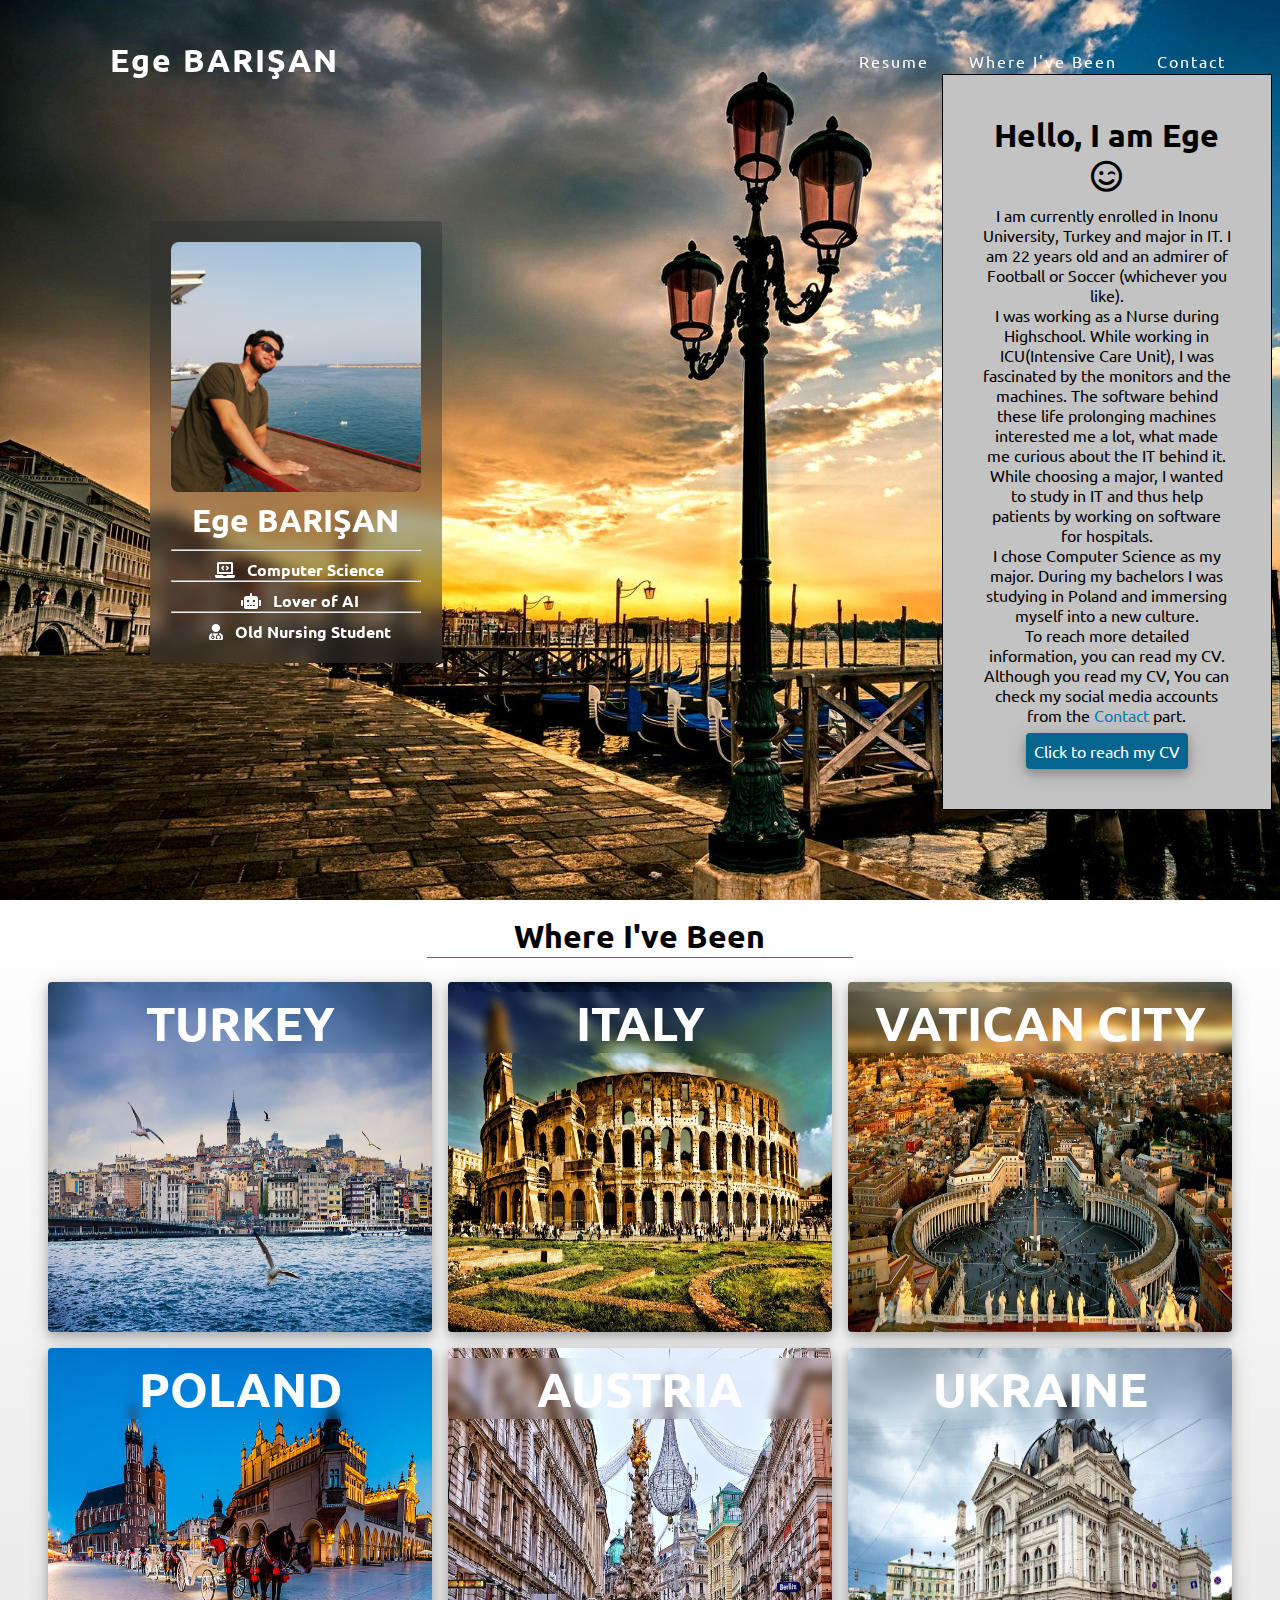
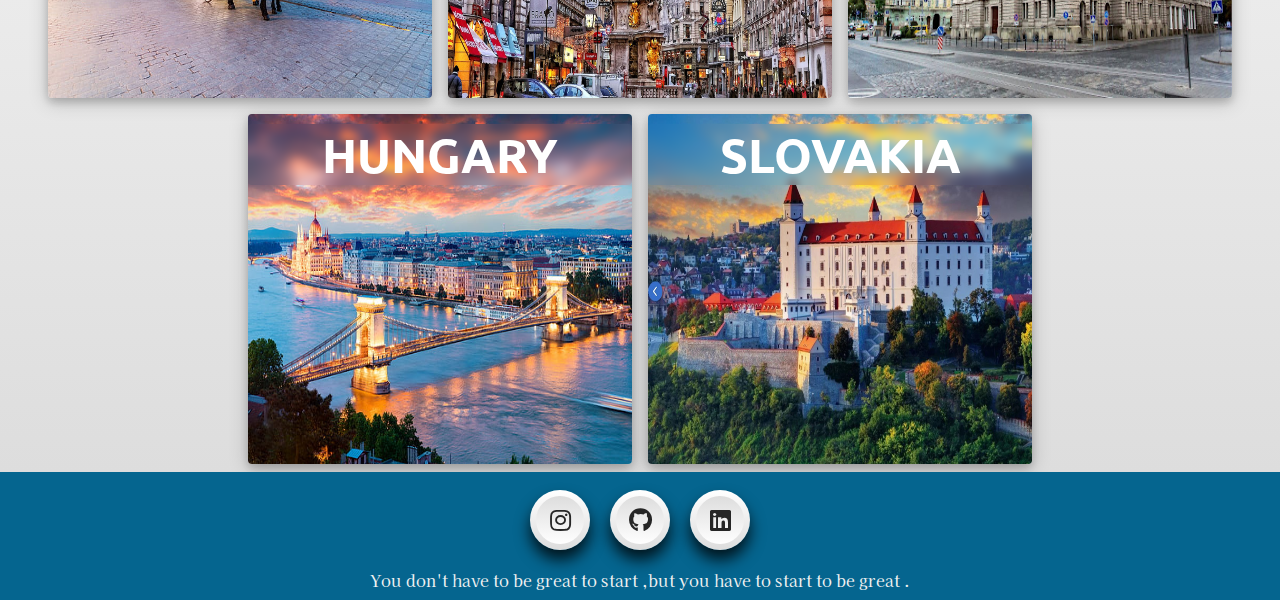
<file: index.html>
<!DOCTYPE html>
<html lang="en">
  <head>
    <meta charset="UTF-8" />
    <meta http-equiv="X-UA-Compatible" content="IE=edge" />
    <meta name="viewport" content="width=device-width, initial-scale=1.0" />
    <title>Ege Barışan</title>
    <link rel="icon" href="./images/svg2.png" />
    <!-- Style -->
    <link
      rel="stylesheet"
      href="https://cdnjs.cloudflare.com/ajax/libs/font-awesome/5.15.4/css/all.min.css"
    />
    <link rel="stylesheet" href="css/main.css" />
    <link
      rel="stylesheet"
      media="(max-width:768px)"
      href="css/main-mobile.css"
    />
    <link rel="stylesheet" media="(max-width:1100px)" href="css/tablet.css" />
  </head>

  <body>
    <header>
      <a href="#" class="logo">Ege BARIŞAN</a>
      <ul>
        <li><a href="resume.html" target="_blank">Resume</a></li>
        <li><a href="#whereIhavebeen">Where I've Been</a></li>
        <li><a href="#contact-footer-ege">Contact</a></li>
      </ul>
    </header>
    <div class="banner">
      <div id="mainPage" class="container">
        <div class="main-page-card">
          <!-- Sol Taraf -->
          <div class="photo-and-title">
            <img
              src="./images/person/IMG-20210807-WA0012.jpg"
              alt="Egenin resmi"
              width="250px"
              height="250px"
            />
            <div class="main-title">
              <h1>Ege BARIŞAN</h1>
              <hr />
            </div>
            <div class="aboutus">
              <i class="fas fa-laptop-code"></i>
              <b> Computer Science</b> <br />
              <hr />
              <i class="fas fa-robot"></i>
              <b>Lover of AI</b><br />
              <hr />
              <i class="fas fa-user-md"></i>
              <b>Old Nursing Student</b>
            </div>
          </div>
          <!-- sağ taraf -->
          <div class="introduction-text">
            <div
              class="back"
              style="
                background-color: #c3c3c3;
                padding: 2.5rem;
                border: 1px solid black;
              "
            >
              <h1>
                Hello, I am Ege
                <i class="far fa-smile-wink" style="color: #000"></i>
              </h1>
              <p>
                I am currently enrolled in Inonu University, Turkey and major in
                IT. I am 22 years old and an admirer of Football or Soccer
                (whichever you like).
              </p>

              <p>
                I was working as a Nurse during Highschool. While working in
                ICU(Intensive Care Unit), I was fascinated by the monitors and the machines. The
                software behind these life prolonging machines interested me a
                lot, what made me curious about the IT behind it. While
                choosing a major, I wanted to study in IT and thus help patients
                by working on software for hospitals.
              </p>
              <p>
                I chose Computer Science as my major. During my bachelors I was
                studying in Poland and immersing myself into a new culture.
              </p>
              <p>
                To reach more detailed information, you can read my CV.
              </p>
              <p>
                Although you read my CV, You can check my social media accounts
                from the
                <a class="go-contact" href="#contact-footer-ege">Contact</a>
                part.
              </p>
              <a class="resume-btn" href="resume.html" target="_blank">
                Click to reach my CV</a
              >
            </div>
          </div>
        </div>
      </div>
    </div>

    <!-- Homapage Sonu (banner) -->
    <div id="whereIhavebeen" class="where-been-main-container">
      <div class="where-been-title">
        <div class="titilci">
          <h1>Where I've Been</h1>
        </div>
      </div>
      <!-- Card Container -->
      <div id="#whereIhavebeen" class="where-been">
        <div class="country-card">
          <div class="country-title">
            <h1>TURKEY</h1>
          </div>
          <img
            src="./images/countries/istanbul.jpg"
            alt="Country"
            width="100%"
            height="100%"
          />
        </div>
        <div class="country-card">
          <span class="country-title">
            <h1>ITALY</h1>
          </span>
          <img
            src="./images/countries/Italy.jpg"
            alt="Country"
            width="100%"
            height="100%"
          />
        </div>
        <div class="country-card">
          <div class="country-title">
            <h1>VATICAN CITY</h1>
          </div>
          <img
            src="./images/countries/Vatican City.jpg"
            alt="Country"
            width="100%"
            height="100%"
          />
        </div>
        <div class="country-card">
          <div class="country-title">
            <h1>POLAND</h1>
          </div>
          <img
            src="./images/countries/poland.jpg"
            alt="Country"
            width="100%"
            height="100%"
          />
        </div>
        <div class="country-card">
          <div class="country-title">
            <h1>AUSTRIA</h1>
          </div>
          <img
            src="./images/countries/Austria.jpg"
            alt="Country"
            width="100%"
            height="100%"
          />
        </div>
        <div class="country-card">
          <div class="country-title">
            <h1>UKRAINE</h1>
          </div>
          <img
            src="./images/countries/Lviv.jpg"
            alt="Country"
            width="100%"
            height="100%"
          />
        </div>
        <div class="country-card">
          <div class="country-title">
            <h1>HUNGARY</h1>
          </div>
          <img
            src="./images/countries/Hungary.jpg"
            alt="Country"
            width="100%"
            height="100%"
          />
        </div>
        <div class="country-card">
          <div class="country-title">
            <h1>SLOVAKIA</h1>
          </div>
          <img
            src="./images/countries/Slovakia.jpg"
            alt="Country"
            width="100%"
            height="100%"
          />
        </div>
      </div>
    </div>

    <footer id="contact">
      <div id="contact-footer-ege" class="contact-footer">
        <ul>
          <li>
            <a
              href="https://www.instagram.com/eege_brsn/?hl=tr"
              target="_blank"
            >
              <i class="fab fa-instagram" aria-hidden="true"> </i
            ></a>
          </li>
          <li>
            <a href="https://github.com/healtherengineer" target="_blank">
              <i class="fab fa-github" aria-hidden="true"> </i
            ></a>
          </li>
          <li>
            <a
              href="https://www.linkedin.com/in/ege-bari%C5%9Fan-10a584185/"
              target="_blank"
            >
              <i class="fab fa-linkedin" aria-hidden="true"> </i
            ></a>
          </li>
        </ul>
      </div>

      <p class="quote">
        You don't have to be great to start ,but you have to start to be great .
      </p>
    </footer>

    <!-- Javascript -->
    <script src="./js/app.js"></script>
  </body>
</html>
</file>
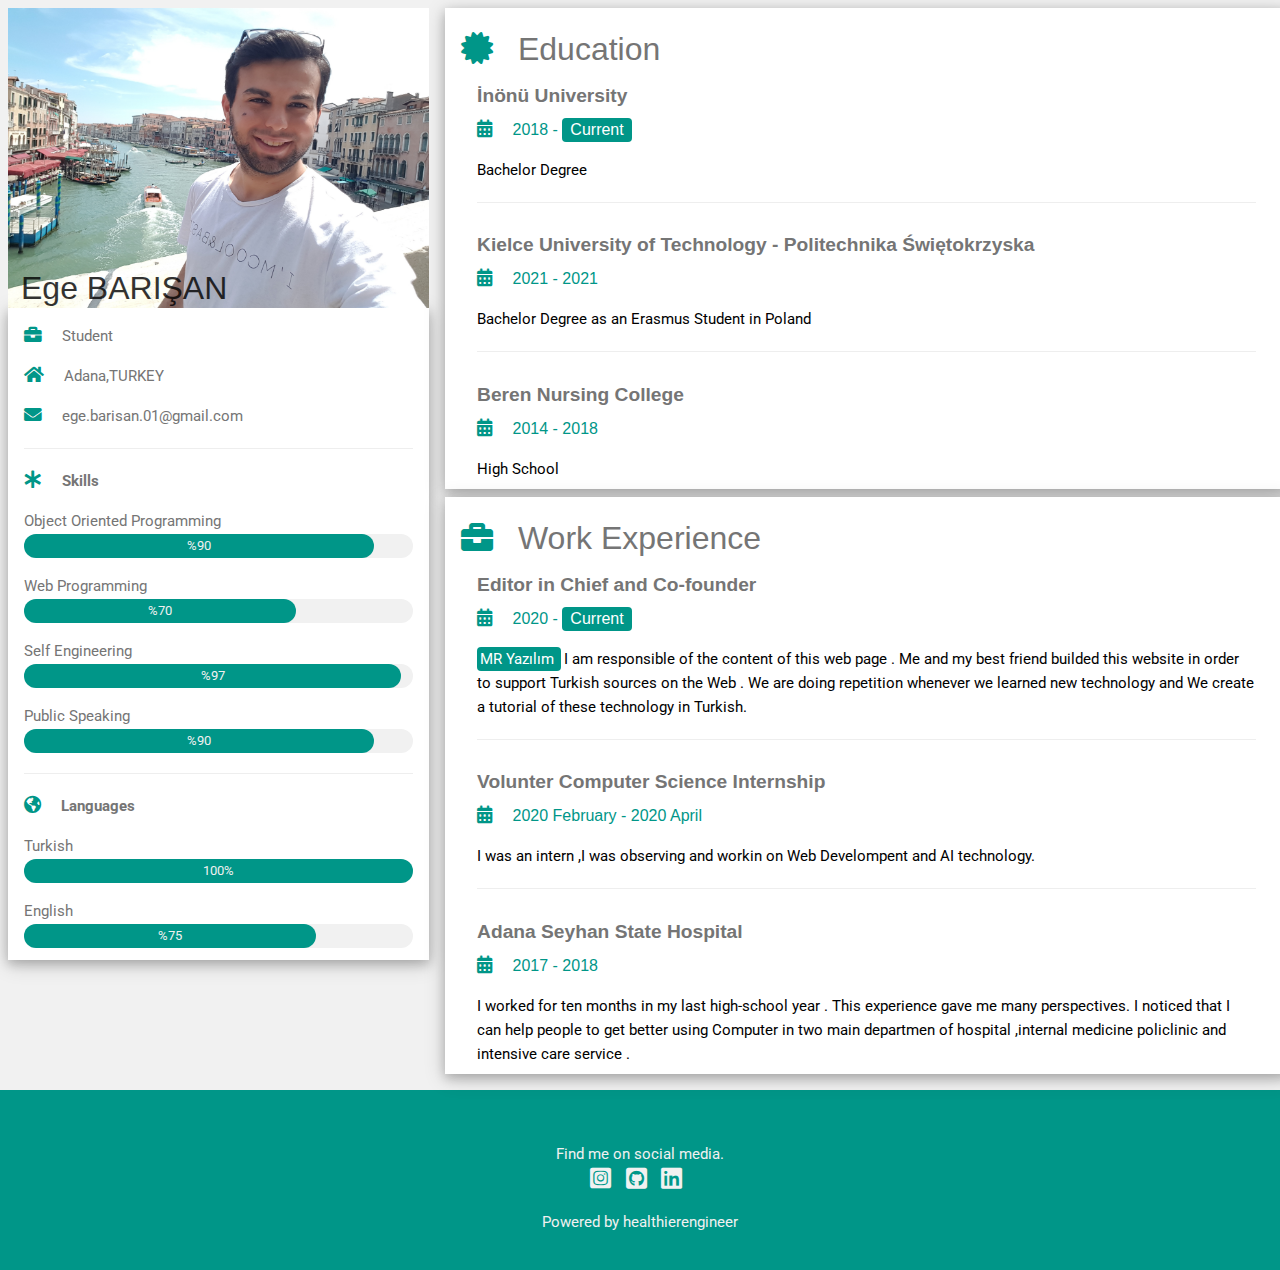
<file: resume.html>
<!DOCTYPE html>
<html lang="en">

<head>
    <meta charset="UTF-8">
    <meta http-equiv="X-UA-Compatible" content="IE=edge">
    <meta name="viewport" content="width=device-width, initial-scale=1.0">
    <title>Resume</title>
    <link rel="icon" href="./images/imgresume.png">

    <!-- Style -->
    <link rel='stylesheet' href='https://fonts.googleapis.com/css?family=Roboto'>
    <link rel="stylesheet" href="https://cdnjs.cloudflare.com/ajax/libs/font-awesome/5.15.4/css/all.min.css">
    <link rel="stylesheet" href="./css/resume.css">
    <link rel="stylesheet" media="(max-width:762px)" href="./css/mobile.css">
</head>

<body>
    <div class="biggest-container">
        <!-- Dikey container 'ın başlangıcı -->
        <div class="information-box">
            <!-- Resim koyma yeri -->
            <div class="image-box">
                <img src="./images/500x335.jpg" alt="Personal Photo" style="width: 100%; height: 100%;">
                <span>
                    <h2> Ege BARIŞAN</h2>
                </span>
            </div>
            <!-- Bigiler kısmı -->
            <div class="general-information-container">


                <p>
                    <i class="fa fa-briefcase"></i>
                    Student
                </p>
                <p>
                    <i class="fa fa-home"></i>
                    Adana,TURKEY
                </p>
                <p>
                    <i class="fa fa-envelope"></i>
                    ege.barisan.01@gmail.com
                </p>
               

                <hr>
                <!-- Skills -->
                <p>
                    <i class="fa fa-asterisk"></i>
                    <b>Skills</b>
                </p>

                <p>
                    Object Oriented Programming
                </p>
                <div class="loading-frame">
                    <div class="loading-in" style="width: 90%;"> %90</div>
                </div>

                <p>
                    Web Programming
                </p>
                <div class="loading-frame">
                    <div class="loading-in" style="width: 70%;"> %70</div>
                </div>

                <p>
                    Self Engineering
                </p>
                <div class="loading-frame">
                    <div class="loading-in" style="width: 97%;">%97</div>
                </div>

                <p>
                    Public Speaking
                </p>
                <div class="loading-frame">
                    <div class="loading-in" style="width: 90%;">%90</div>
                </div>
                <hr>

                <!-- Languages -->
                <p>
                    <i class="fas fa-globe-americas"></i>
                    <b>Languages</b>
                </p>
                <p>
                    Turkish
                </p>
                <div class="loading-frame">
                    <div class="loading-in" style="width: 100%;">100%</div>
                </div>
                <p>
                    English
                </p>
                <div class="loading-frame">
                    <div class="loading-in" style="width: 75%;">%75</div>
                </div>
                <!-- Alt Boşluk -->
                <div style="height: 12px;"></div>

            </div>


        </div>

        <!-- Education Experience Lisans Sertifika 3 lüsünün kapsayıcısı -->
        <div class="third" style="display: flex; flex-direction: column;">
            <!-- Education -->
            <div class="general-container">
                <h2><i class="fa fa-certificate"></i>
                    Education
                </h2>
                <div class="school-date-exp">
                    <h5>
                        <b>İnönü University</b>
                    </h5>
                    <h6>
                        <i class="fas fa-calendar-alt"></i>
                        2018 - <span class="current">Current</span>
                    </h6>
                    <p>
                        Bachelor Degree
                    </p>
                    <hr>
                </div>
                <div class="school-date-exp">
                    <h5>
                        <b>Kielce University of Technology - Politechnika Świętokrzyska</b>
                    </h5>
                    <h6>
                        <i class="fas fa-calendar-alt"></i>
                        2021 - 2021
                    </h6>
                    <p>
                        Bachelor Degree as an Erasmus Student in Poland
                    </p>
                    <hr>
                </div>
                <div class="school-date-exp">
                    <h5>
                        <b>Beren Nursing College </b>
                    </h5>
                    <h6>
                        <i class="fas fa-calendar-alt"></i>
                        2014 - 2018
                    </h6>
                    <p>
                        High School
                    </p>

                </div>

            </div>

            <!-- Work Experience -->
            <div class="general-container">
                <h2><i class="fas fa-briefcase"></i>
                    Work Experience
                </h2>
                <div class="school-date-exp">
                    <h5>
                        <b>Editor in Chief and Co-founder</b>
                    </h5>
                    <h6>
                        <i class="fas fa-calendar-alt"></i>
                        2020 - <span class="current">Current</span>
                    </h6>
                    <p>
                        <a href="https://www.mryazilim.net/index.php" target="_blank"> MR Yazılım </a>
                        I am responsible of the content of this web page . Me and my best friend builded this website in
                        order to support
                        Turkish sources on the Web . We are doing repetition whenever we learned new technology and We
                        create a tutorial of these technology in Turkish.
                    </p>
                    <hr>
                </div>
                <div class="school-date-exp">
                    <h5>
                        <b>Volunter Computer Science Internship</b>
                    </h5>
                    <h6>
                        <i class="fas fa-calendar-alt"></i>
                        2020 February - 2020 April
                    </h6>
                    <p>
                        I was an intern ,I was observing and workin on Web Develompent and AI technology.
                    </p>
                    <hr>
                </div>
                <div class="school-date-exp">
                    <h5>
                        <b>Adana Seyhan State Hospital </b>
                    </h5>
                    <h6>
                        <i class="fas fa-calendar-alt"></i>
                        2017 - 2018
                    </h6>
                    <p>
                        I worked for ten months in my last high-school year . This experience gave me many perspectives.
                        I noticed that I can help people to get better using Computer in two main departmen of hospital ,internal medicine policlinic and
                        intensive care service .
                    </p>

                </div>

            </div>
        </div>

    </div>

    <footer id="footer">
        <p>Find me on social media.</p>
        <div class="social-media">
            <a href="https://www.instagram.com/eege_brsn/?hl=tr" target="_blank"> <i class="fab fa-instagram-square">
                </i></a>
            <a href="https://github.com/healtherengineer" target="_blank"><i class="fab fa-github-square"></i></a>
            <a href="https://www.linkedin.com/in/ege-bari%C5%9Fan-10a584185/" target="_blank"> <i
                    class="fab fa-linkedin"></i></a>
        </div>

        <p>Powered by healthierengineer</p>
    </footer>

</body>

</html>
</file>
<file: css/main.css>
@import url("https://fonts.googleapis.com/css2?family=Ubuntu:wght@300&display=swap");
@import url("https://fonts.googleapis.com/css2?family=Kaisei+HarunoUmi&display=swap");

* {
  margin: 0;
  padding: 0;
  box-sizing: border-box;
  font-family: "Ubuntu", sans-serif;
}
body {
  min-height: 200vh;
}
header {
  position: fixed;
  top: 0px;
  left: 0px;
  width: 100%;
  display: flex;
  justify-content: space-between;
  align-items: center;
  transition: 0.6s;
  padding: 40px 10px;
  z-index: 10000;
}
header.sticky {
  padding: 5px 100px;
  background: #fff;
  box-shadow: 0 3px 10px rgb(0 0 0 / 0.2);
}
header .logo {
  position: relative;
  font-weight: 700;
  color: #fff;
  text-decoration: none;
  font-size: 2rem;
  letter-spacing: 2px;
  margin-left: 100px;
  transition: 0.6s;
}

header ul {
  position: relative;
  display: flex;
  justify-content: center;
  align-items: center;
  padding-right: 1.5rem;
}
header ul li {
  position: relative;
  list-style: none;
}
header ul li a {
  position: relative;
  margin: 0 15px;
  text-decoration: none;
  color: #fff;
  letter-spacing: 2px;
  font-size: 1rem;

  padding: 5px;
  transition: 0.6s;
}
header ul li a:hover {
  opacity: 0.4;
}
.banner {
  position: relative;
  width: 100%;
  min-height: 100vh;
  background: url("../images/Venice-Backgrounds/sunset-in-venice-1080P-wallpaper.jpg");
  background-size: cover;
  display: flex;

  flex-direction: column;
  justify-content: center;
  align-items: center;
  text-align: center;
  margin-bottom: 1rem;
}
header.sticky ul li a,
header.sticky .logo {
  color: black;
  font-weight: 500px;
}
.container {
  max-width: 100%;
  display: flex;
  flex-direction: column;
  justify-content: space-evenly;
  align-items: center;
  text-align: center;
}
.main-page-card {
  display: flex;
  justify-content: space-between;
  align-items: center;
  margin-right: 0.5rem;
  margin-bottom: 1rem;
}
.photo-and-title {
  color: #fff;
  display: flex;
  flex-direction: column;
  margin-left: 150px;
margin-right: 500px;
  background-color: rgba(44, 44, 44, 0.4);
  padding: 1.3rem;
  backdrop-filter: blur(8px);
  border-radius: 4px;
}

.main-title h1 {
  margin-bottom: 0.5rem;
}
.photo-and-title img {
  border-radius: 0.5rem;
  max-width: 350px;
  object-fit: cover;
  object-position: 0% 0%;
  margin-bottom: 0.5rem;
}
.aboutus {
  position: relative;
  left: 0;
}
.aboutus i {
  margin: 0px 0.5rem;
}
hr {
  margin-bottom: 0.5rem;
}

.introduction-text .back h1 {
  margin-bottom: 0.5rem;
}
.country-card {
  max-width: 30%;
  height: 350px;
  border-radius: 4px;
  position: relative;
  display: flex;
  flex-direction: column;
  align-items: center;
  justify-content: center;
  margin: 0.5rem;
  box-shadow: 0 4px 10px 0 rgb(0 0 0 / 20%), 0 4px 20px 0 rgb(0 0 0 / 19%);
}
.country-card:hover {
  filter: grayscale(100%);
  backdrop-filter: blur(8px);
}
.country-card img {
  border-radius: 4px;
}
.where-been-main-container {
  max-width: 100%;
  display: flex;
  flex-direction: column;
  justify-content: center;
  background: linear-gradient(0deg, #ddd, #fff);
}
.where-been {
  max-width: 1400px;
  margin: 0px auto;

  display: flex;
  flex-wrap: wrap;
  justify-content: center;

  text-align: center;
  position: relative;
}
.country-title {
  position: absolute;
  top: 10px;
  right: 0px;
  font-size: 1.5rem;
  backdrop-filter: blur(5px);
  color: #fff;
  width: 100%;
  border-radius: 4px;
}
.where-been-title {
  text-align: center;
  margin-bottom: 0.5rem;

  display: flex;
  justify-content: center;
  align-items: center;
  padding-bottom: 0.5rem;
}

.titilci {
  width: 33.3%;
  border-bottom: 1px solid #009688;
}
/* ul
 */

.contact-footer {
  max-width: 100%;
  padding: 3rem;
  position: relative;
  background-color: #05658f;
  display: flex;
  flex-direction: column;
  justify-content: center;
  align-items: center;
}
.quote {
  background-color: #05658f;
  display: flex;
  flex-direction: column;
  justify-content: center;
  align-items: center;
  font-size: 1rem;
  color: #f2f2f2;
  padding-bottom: 0.5rem;
  font-family: "Kaisei HarunoUmi", serif;
}

.contact-footer ul {
  position: absolute;
  top: 50%;
  left: 50%;
  transform: translate(-50%, -50%);
  margin: 0;
  padding: 0;
  display: flex;
}

.contact-footer ul li {
  list-style: none;
}

.contact-footer ul li a {
  position: relative;
  width: 60px;
  height: 60px;
  /* display block yapınca width height verdik ve kare görünüm elde ettik. */
  display: block;
  text-align: center;
  margin: 0 10px;
  border-radius: 50%;
  padding: 6px;
  box-sizing: border-box;
  text-decoration: none;
  box-shadow: 0 10px 15px rgba(0, 0, 0, 0.8);
  background: linear-gradient(0deg, #ddd, #fff);
  transition: 0.5s;
}

.contact-footer ul li a:hover {
  box-shadow: 0 2px 5px rgba(0, 0, 0, 0.3);
  margin: 0px;
}

.contact-footer ul li a .fab {
  width: 100%;
  height: 100%;
  display: block;
  background: linear-gradient(0deg, #fff, #ddd);
  border-radius: 50%;
  line-height: calc(60px - 12px);
  font-size: 24px;
  color: #262626;
  transition: 0.5s;
}

.contact-footer ul li:nth-child(1) a:hover .fab {
  color: #e4405f;
}

.contact-footer ul li:nth-child(2) a:hover .fab {
  color: #000;
}

.contact-footer ul li:nth-child(3) a:hover .fab {
  color: #007bb6;
}

.resume-btn{
  
  text-decoration: none;
  margin-top: 0.5rem;
  padding: 0.5rem;
  display: inline-block;
  background-color: #05658f;
  color: #fff;
  border-radius: 4px;
  box-shadow: 0 4px 10px 0 rgb(0 0 0 / 20%), 0 4px 20px 0 rgb(0 0 0 / 19%);

}
.resume-btn:hover{
  color: #05658f;
  background-color: #fff;
}
.go-contact{
  text-decoration: none;
  color: #007bb6;
}
</file>
<file: css/main-mobile.css>
.main-page-card{
    flex-direction: column;
    justify-content: center;
    align-items: center;
    width: 100%
}
header{
    padding: 5px 10px;
    background: #fff;
    box-shadow: 0 3px 10px rgb(0 0 0 / 0.2);
    flex-direction: column;

}

header .logo{
    margin:0 ;
    margin-bottom: 0.5rem;
}
header ul li a, header .logo{
    color: black;
    font-weight: 500px;
}
.photo-and-title{
    margin: 0;
    margin-top: 100px;
    margin-bottom: 0.5rem;
    text-align: center;
}
.country-card{
    max-width: 100%;
}
.where-been{
    margin: 0px auto;
}
.biggest-container{
    flex-direction: column;
}
.information-box{
    width: 100%;
}
.third{
    width: 100%;
}
.introduction-text{
    margin-right: 0px;
}
.main-page-card{
    margin: 0px;
}
.resume-btn{
    width: 100%;
}
</file>
<file: css/tablet.css>
.where-been{
    margin: 0px auto;
}
.main-page-card{
    flex-direction: column;
    justify-content: center;
    align-items: center;
    width: 100%
}
header{
    padding: 5px 10px;
    background: #fff;
    box-shadow: 0 3px 10px rgb(0 0 0 / 0.2);
    flex-direction: column;

}

header .logo{
    margin:0 ;
    margin-bottom: 0.5rem;
}
header ul li a, header .logo{
    color: black;
    font-weight: 500px;
}
.photo-and-title{
    margin: 0;
    margin-top: 100px;
    margin-bottom: 0.5rem;
    text-align: center;
}
.resume-btn{
    width: 100%;
}
</file>
<file: css/resume.css>
*{
    margin: 0px;
    padding: 0px;
    box-sizing: border-box;

}
body{
    color: #000!important;
    background-color: #f1f1f1;
    font-size: 15px;
    line-height: 1.5rem;
    font-family: "Roboto", sans-serif;
}
.biggest-container{
    max-width: 1400px;
    margin: 0.5rem auto;
    display: flex;
    
}

.information-box{
    width: 33.3%;
    margin: 0.5rem;
    margin-top: 0;
}

.image-box{
   max-width: 100%;
    height: 300px;
    position: relative;
}
.image-box span{
    position: absolute;
            bottom: -7px;
            left: 8px;
            display: inline-block;
            font-weight: 400;
           font-size: 0.7rem;
           opacity: 0.8;
            color: #000;
            padding: 5px;
            text-align: center;
            z-index: 1;
}
.general-information-container{
    padding: 0.01rem 16px;
    color: #757575!important;
    background-color: #fff;
    box-shadow: 0 3px 30px rgb(0 0 0 / 0.2);
    margin-bottom: 0.5rem;
    box-shadow: 0 4px 10px 0 rgb(0 0 0 / 20%), 0 4px 20px 0 rgb(0 0 0 / 19%);
}
.general-container{
    padding: 0.5rem 16px;
    color: #757575!important;
    background-color: #fff;
    box-shadow: 0 3px 30px rgb(0 0 0 / 0.2);
    margin: 0.5rem;
    margin-top: 0;
    width: 100%;
  
    box-shadow: 0 4px 10px 0 rgb(0 0 0 / 20%), 0 4px 20px 0 rgb(0 0 0 / 19%);
}

p{
    margin-top: 1rem;
}

i{
  font-size: 1.1rem;
 color: #009688;
 margin-right: 16px;
}
span h2{
    font-weight: 300;
    font-size: 2rem;
}
hr {
    border: 0;
    border-top: 1px solid #eee;
    margin: 20px 0;
    box-sizing: content-box;
    height: 0;
    overflow: visible;
}
.loading-frame{
    background-color: #f1f1f1!important;
    border-radius: 1rem;
   
    display: inline-block;
    width: 100%;
    font-size: 0.8rem;
}
.loading-in{
    background-color: #009688!important;
    text-align: center;
    display: inline-block;
    color: #f1f1f1;
    border-radius: inherit;
    
}

.third{
    display: flex;
    flex-direction: column;
    width: 66.66%
    
}

h1, h2, h3, h4, h5, h6 {
    font-family: "Segoe UI",Arial,sans-serif;
    font-weight: 400;
    margin: 10px 0;
}
.general-container h2{
    margin-top: 1rem;
    font-size: 2rem;

}
.general-container h2 i{
    font-size: 2rem;
}
.general-container h5 {
    font-size: 1.2rem;
}
.school-date-exp{
    padding: 0.01em 16px;

  
}
.school-date-exp p{
    color: #000;
}
.school-date-exp h6{
    color: #009688!important;
    font-size: 1rem;
}
.current{
    color: #fff!important;
    background-color: #009688!important;
    border-radius: 4px;
    display: inline-block;
    padding-left: 8px;
    padding-right: 8px;
    text-align: center;
}
#footer{
    width: 100%;
    height: 20vh;
    background-color: #009688;
    color: #f1f1f1;
text-align: center;
display: flex;
flex-direction: column;
justify-content: center;
align-items: center;
}
#footer i{
    color: #f1f1f1;
    display: inline;
}
.social-media{
    display: flex;
    
}
.social-media i{
    margin-right: 0.5rem;
    font-size: 1.5rem;
    padding: 0.2rem;
}
.social-media i:hover{
    opacity: 0.60;
}
.social-media a{
    text-decoration: none;
   
}
p a{
    text-decoration: none;
    background-color:#009688 ;
    color: #fff;
    padding: 0.2rem;
    border-radius: 4px;
    margin-right: 3px;
    font-size: 900;
   
}
p a:hover{
    background-color: #1C92C3;
    color:#fff ;
  
}
</file>
<file: css/mobile.css>
/* 
third 100%

information box 100%

*/
.biggest-container{
    flex-direction: column;
}
.information-box{
    width: 100%;
}
.third{
    width: 100%;
}
</file>
